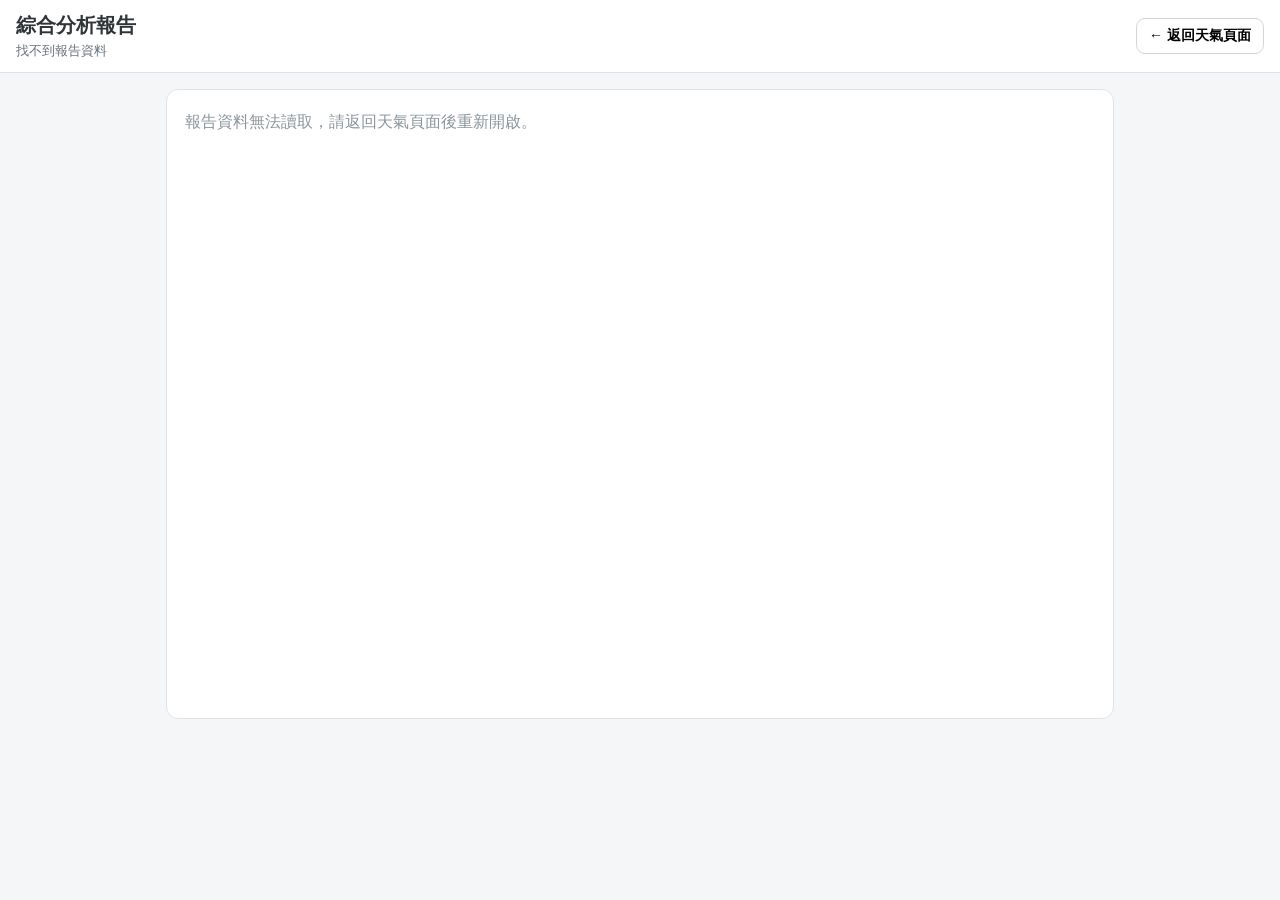
<file: weather/analysis-report.html>
<!doctype html>
<html lang="zh-Hant-TW">
<head>
<meta charset="utf-8">
<meta name="viewport" content="width=device-width,initial-scale=1,viewport-fit=cover">
<meta name="color-scheme" content="light">
<title>綜合分析報告</title>
<style>
*{box-sizing:border-box}
html,body{margin:0;padding:0;background:#f5f6f7;color:#2f3437;font-family:-apple-system,BlinkMacSystemFont,"Segoe UI","Noto Sans TC",Arial,sans-serif}
body{min-height:100vh}
.header{position:sticky;top:0;z-index:5;background:#fff;border-bottom:1px solid #dfe3e6;padding:12px 16px;display:flex;align-items:center;justify-content:space-between;gap:12px}
.header-main{min-width:0}
h1{margin:0;font-size:20px;line-height:1.35}
.project{margin-top:3px;font-size:13px;color:#68747b;white-space:nowrap;overflow:hidden;text-overflow:ellipsis}
.back{flex:0 0 auto;border:1px solid #cfd6da;background:#fff;border-radius:9px;padding:8px 12px;font-weight:700;font-size:14px;cursor:pointer}
.main{max-width:980px;margin:0 auto;padding:16px}
.viewer,.editor{display:block;width:100%;min-height:70vh;border:1px solid #dfe3e6;border-radius:12px;background:#fff;padding:18px;font:inherit;font-size:16px;line-height:1.8;color:#2f3437;white-space:pre-wrap;overflow-wrap:anywhere;word-break:break-word}
.editor{resize:vertical;outline:none;white-space:pre-wrap}
.editor:focus{border-color:#9bb4c2;box-shadow:0 0 0 3px rgba(90,130,150,.10)}
.note{margin-top:8px;text-align:right;font-size:12px;color:#7a858b}
.empty{color:#8b969c}
@media(max-width:720px){.header{padding:10px 12px;align-items:flex-start}.header h1{font-size:18px}.back{padding:7px 10px;font-size:13px}.main{padding:10px}.viewer,.editor{min-height:72vh;padding:14px;font-size:15px;border-radius:9px}}
</style>
</head>
<body>
<header class="header">
  <div class="header-main">
    <h1>綜合分析報告</h1>
    <div id="projectName" class="project"></div>
  </div>
  <button id="backBtn" class="back" type="button">← 返回天氣頁面</button>
</header>
<main class="main">
  <div id="reportHost"></div>
  <div id="note" class="note"></div>
</main>
<script>
(function(){
  const PREFIX='weatherAnalysisReportTabV3:';
  const PROJECTS_KEY='internationalWeatherProjectsV2';
  const key=new URLSearchParams(location.search).get('k')||'';
  const storageKey=PREFIX+key;
  const projectName=document.getElementById('projectName');
  const reportHost=document.getElementById('reportHost');
  const note=document.getElementById('note');
  const backBtn=document.getElementById('backBtn');
  let data=null;
  try{data=JSON.parse(localStorage.getItem(storageKey)||'null')}catch{}

  function goBack(){
    const target=data&&data.sourceUrl?data.sourceUrl:'./';
    try{localStorage.removeItem(storageKey)}catch{}
    if(window.opener&&!window.opener.closed){
      try{window.opener.focus()}catch{}
      window.close();
      setTimeout(()=>{location.href=target},100);
    }else{
      location.href=target;
    }
  }

  function save(textarea){
    if(!data||data.editable!==true)return;
    const text=textarea.value;
    data.report=text;
    try{localStorage.setItem(storageKey,JSON.stringify(data))}catch{}
    try{
      const state=JSON.parse(localStorage.getItem(PROJECTS_KEY)||'null');
      if(state&&Array.isArray(state.projects)){
        const p=state.projects.find(x=>x.id===data.projectId);
        if(p){
          p.analysisReport=text;
          localStorage.setItem(PROJECTS_KEY,JSON.stringify(state));
        }
      }
    }catch{}
  }

  if(!data){
    projectName.textContent='找不到報告資料';
    const div=document.createElement('div');
    div.className='viewer empty';
    div.textContent='報告資料無法讀取，請返回天氣頁面後重新開啟。';
    reportHost.appendChild(div);
  }else{
    projectName.textContent=data.projectName||'天氣專案';
    if(data.editable===true){
      const textarea=document.createElement('textarea');
      textarea.className='editor';
      textarea.value=String(data.report||'');
      textarea.placeholder='可直接在這裡輸入或貼上綜合分析報告…';
      textarea.setAttribute('aria-label','綜合分析報告編輯區');
      reportHost.appendChild(textarea);
      note.textContent='可直接編輯，內容會自動儲存。';
      let timer=null;
      textarea.addEventListener('input',()=>{
        note.textContent='編輯中…';
        clearTimeout(timer);
        timer=setTimeout(()=>{save(textarea);note.textContent='已儲存。'},300);
      });
      textarea.addEventListener('blur',()=>{save(textarea);note.textContent='已儲存。'});
      window.addEventListener('pagehide',()=>save(textarea));
      setTimeout(()=>textarea.focus(),0);
    }else{
      const div=document.createElement('div');
      div.className='viewer';
      div.textContent=data.report||'尚無綜合分析報告';
      reportHost.appendChild(div);
      note.textContent='唯讀分享';
    }
  }
  backBtn.addEventListener('click',goBack);
})();
</script>
</body>
</html>
</file>
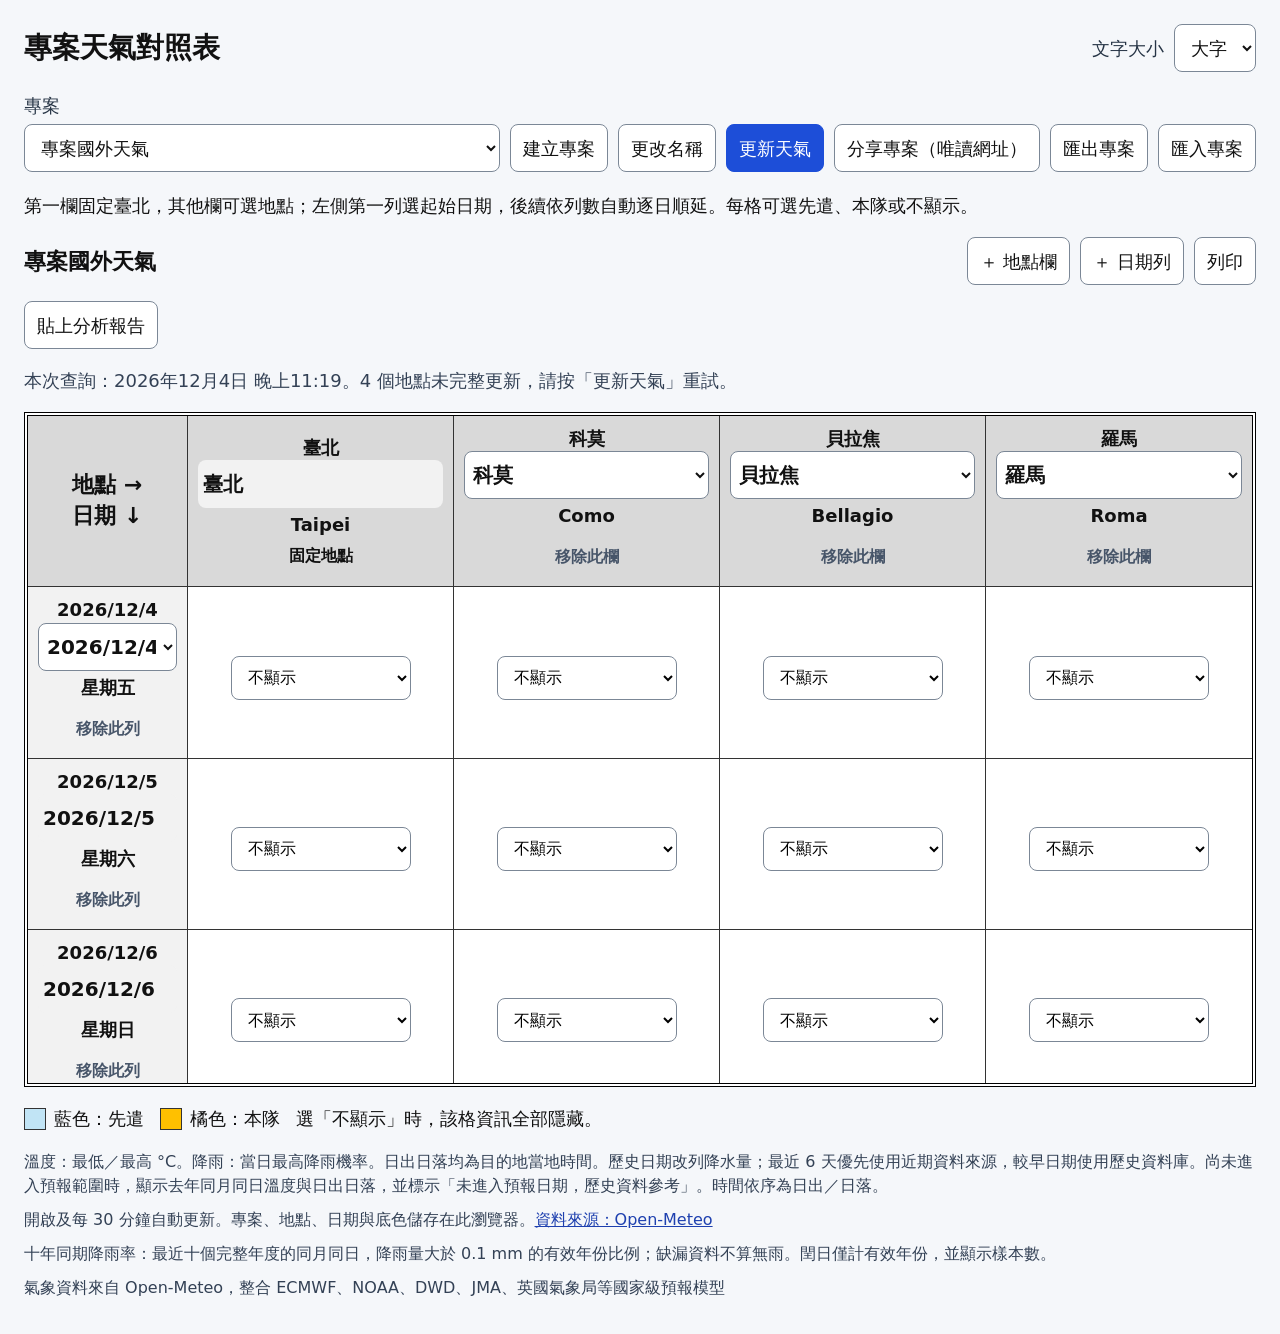
<file: weather/cross-grid.html>
<!doctype html><html lang="zh-Hant-TW"><head><meta charset="utf-8"><meta name="viewport" content="width=device-width,initial-scale=1"><title>專案天氣對照表</title><link rel="stylesheet" href="./cross-grid.css?v=20260907f"></head><body><main>
<section id="readonlyView" aria-label="唯讀分享專案"><h1 id="readonlyTitle"></h1><section id="readonlyReport" hidden><h2>分析報告</h2><div id="readonlyReportText"></div></section></section>
<header><h1>專案天氣對照表</h1><label>文字大小<select id="size"><option value="large">大字</option><option value="standard">標準</option></select></label></header>
<p id="readonlyNotice" hidden>唯讀分享：可查看天氣與分析報告，專案內容不可編輯。</p><div class="toolbar"><label class="project">專案<select id="projects"></select></label><button id="new">建立專案</button><button id="rename">更改名稱</button><button id="refresh" class="primary">更新天氣</button><button id="share">分享專案（唯讀網址）</button><button id="export">匯出專案</button><button id="import">匯入專案</button><input id="file" type="file" accept=".json,application/json" hidden></div>
<p class="instruction">第一欄固定臺北，其他欄可選地點；左側第一列選起始日期，後續依列數自動逐日順延。每格可選先遣、本隊或不顯示。</p>
<div class="table-tools"><h2 id="title"></h2><div><button id="addCol">＋ 地點欄</button><button id="addRow">＋ 日期列</button><button id="print">列印</button></div></div>
<div class="report-bar"><button id="reportLink" type="button" hidden>開啟分析報告</button><button id="editReport" type="button">貼上分析報告</button></div><p id="status" role="status" aria-live="polite">準備查詢…</p><div class="scroll" role="region" aria-label="日期與地點天氣對照表" tabindex="0"><table id="grid"><thead></thead><tbody></tbody></table></div>
<p class="legend"><span><i class="blue"></i>藍色：先遣</span><span><i class="orange"></i>橘色：本隊</span>選「不顯示」時，該格資訊全部隱藏。</p>
<p class="note">溫度：最低／最高 °C。降雨：當日最高降雨機率。日出日落均為目的地當地時間。歷史日期改列降水量；最近 6 天優先使用近期資料來源，較早日期使用歷史資料庫。尚未進入預報範圍時，顯示去年同月同日溫度與日出日落，並標示「未進入預報日期，歷史資料參考」。時間依序為日出／日落。</p>
<p class="note">開啟及每 30 分鐘自動更新。<span class="owner-storage">專案、地點、日期與底色儲存在此瀏覽器。</span><a href="https://open-meteo.com/" target="_blank" rel="noopener">資料來源：Open-Meteo</a></p><p class="note">十年同期降雨率：最近十個完整年度的同月同日，降雨量大於 0.1 mm 的有效年份比例；缺漏資料不算無雨。閏日僅計有效年份，並顯示樣本數。</p><p class="note attribution">氣象資料來自 Open-Meteo，整合 ECMWF、NOAA、DWD、JMA、英國氣象局等國家級預報模型</p><p class="note mobile">表格隨日期列數向下延伸；手機橫向觀看可同時看到更多地點。</p></main>
<dialog id="placeDialog"><form method="dialog" class="dialog-head"><h2>搜尋地點</h2><button>關閉</button></form><form id="search"><label for="query">城市或地區名稱</label><input id="query" type="search" placeholder="例如：東京、Paris" required><button class="primary">搜尋</button></form><p id="searchStatus" role="status"></p><div id="searchResults"></div></dialog>
<dialog id="dateDialog"><form id="dateForm"><h2>選擇日期</h2><label for="date">日期</label><input id="date" type="date" min="1940-01-01" required><div class="actions"><button type="button" id="cancelDate">取消</button><button class="primary">套用日期</button></div></form></dialog>
<dialog id="nameDialog"><form id="nameForm"><h2 id="nameTitle">建立專案</h2><label for="name">專案名稱</label><input id="name" maxlength="60" required><div class="actions"><button type="button" id="cancelName">取消</button><button class="primary">儲存</button></div></form></dialog>
<dialog id="reportDialog"><form id="reportForm"><h2>分析報告</h2><label for="reportText">貼上分析報告文字</label><textarea id="reportText" rows="16" placeholder="請在此貼上分析報告內容…" style="width:100%;font:inherit;line-height:1.6;border:1px solid #7b8796;border-radius:8px;padding:12px;resize:vertical"></textarea><p class="note">內容會隨此專案儲存在瀏覽器中；清空內容可移除報告。</p><div class="actions"><button id="cancelReport" type="button">取消</button><button class="primary">儲存報告</button></div></form></dialog><dialog id="reportViewDialog"><div class="dialog-head"><h2>分析報告</h2><button id="closeReportView" type="button">關閉</button></div><div id="reportContent" style="white-space:pre-wrap;line-height:1.7;text-align:left"></div></dialog>
<script src="./cross-grid-core.js?v=20260907f"></script>
<script src="./cross-grid-history.js?v=20260907f"></script>
<script src="./cross-grid-app-loader.js?v=20260907f"></script>
</body></html>
</file>
<file: weather/cross-grid.css>
:root{--text:1.125rem;--number:1.5rem}html[data-size=standard]{--text:1rem;--number:1.25rem}*{box-sizing:border-box}body{margin:0;background:#f5f7fa;color:#111;font:var(--text)/1.5 system-ui,"Microsoft JhengHei",sans-serif}main{max-width:1320px;margin:auto;padding:24px}header,.table-tools{display:flex;justify-content:space-between;align-items:center;gap:16px;flex-wrap:wrap}h1{font-size:1.75rem;margin:0}h2{font-size:1.375rem;margin:0}header label{display:flex;align-items:center;gap:10px}label{display:block;color:#263445}button,select,input{font:inherit;color:#111;min-height:48px;border:1px solid #7b8796;border-radius:8px;background:white;padding:9px 12px}button{cursor:pointer;touch-action:manipulation}button:hover{background:#eff6ff}button:disabled{opacity:.65;cursor:wait}button:focus-visible,select:focus-visible,input:focus-visible,.scroll:focus-visible{outline:3px solid #1d4ed8;outline-offset:3px}.primary{background:#1d4ed8;color:#fff;border-color:#1d4ed8}.primary:hover{background:#1e40af}.toolbar{display:flex;gap:10px;align-items:end;flex-wrap:wrap;margin:20px 0}.project{flex:1;min-width:220px}.project select{display:block;width:100%;margin-top:5px}.table-tools>div{display:flex;gap:10px;flex-wrap:wrap}#status{font-size:var(--text);color:#334155;min-height:1.5em}.scroll{overflow:auto;max-height:75vh;border:4px double #000;background:white}table{width:100%;border-collapse:separate;border-spacing:0;table-layout:fixed;min-width:950px}th,td{border-right:1px solid #333;border-bottom:1px solid #333;text-align:center;vertical-align:middle;padding:10px;line-height:1.4}tr>*:last-child{border-right:0}tbody tr:last-child>*{border-bottom:0}thead th{position:sticky;top:0;z-index:3;background:#d9d9d9}thead th:first-child{position:sticky;left:0;z-index:4;width:160px;font-size:1.375rem}tbody th{position:sticky;left:0;z-index:2;background:#f2f2f2;font-weight:800}th select{width:100%;min-width:0;font-size:1.25rem;font-weight:700;padding:8px 4px}th .remove{font-size:1rem;min-height:38px;padding:3px 8px;margin-top:6px;background:transparent;border-color:transparent;color:#475569}.sub{font-size:1.125rem;display:block;margin:4px 0}td{background:#fff}td.blue{background:#c1e4f5}td.orange{background:#ffc000}.temperature{font-size:var(--number);font-weight:800}.rain,.sun{font-size:var(--text);margin-top:3px}.kind,.message{font-size:1rem}.message{padding:6px 0;min-height:75px}.color{font-size:1rem;width:100%;min-height:44px;max-width:180px;margin-top:10px;background:rgba(255,255,255,.88);color:#000}.legend{display:flex;flex-wrap:wrap;gap:16px}.legend span{display:flex;align-items:center;gap:8px}.legend i{width:22px;height:22px;border:1px solid #333}.blue{background:#c1e4f5}.orange{background:#ffc000}.note{font-size:1rem;color:#334155;margin:10px 0}.note a{color:#1e40af}.mobile{display:none}dialog{width:min(540px,calc(100% - 24px));max-height:85vh;border:1px solid #64748b;border-radius:14px;padding:22px;color:#111;background:white}dialog::backdrop{background:#0f172a70}.dialog-head{display:flex;gap:16px;justify-content:space-between;align-items:center;margin-bottom:16px}dialog input{width:100%;margin:6px 0 12px}.actions{display:flex;justify-content:flex-end;gap:10px;margin-top:18px}#searchResults{display:grid;gap:10px}#searchResults button{text-align:left;white-space:normal}#searchResults small{display:block;font-size:1rem;color:#475569}@media(max-width:760px){main{padding:18px 12px}h1{font-size:1.5rem}.toolbar{display:grid;grid-template-columns:1fr 1fr;gap:10px}.project{grid-column:1/-1}.toolbar>.primary{grid-column:1/-1}.table-tools{align-items:flex-start}.table-tools h2{width:100%}.scroll{max-height:72vh}thead th:first-child{width:136px}th,td{padding:8px 6px}th select{font-size:1.125rem}.mobile{display:block}.legend{font-size:1rem}header label{width:100%;justify-content:space-between}}@media print{body{background:white}main{padding:0;max-width:none}header,.toolbar,main>p:not(.legend):not(.note),.table-tools>div,#status,.mobile,.color,th .remove,dialog{display:none!important}.table-tools{margin-bottom:8px}.scroll{max-height:none;overflow:visible;border:3px double black}table{min-width:0!important;width:100%}thead th,tbody th{position:static}thead th:first-child{width:12%}th,td{padding:5px;font-size:11pt}th select{appearance:none;border:0;background:transparent;padding:0;min-height:0;text-align:center;font-size:12pt}.temperature{font-size:14pt}.rain,.sun,.sub{font-size:11pt}.note,.legend{font-size:10pt}*{-webkit-print-color-adjust:exact;print-color-adjust:exact}@page{size:A4 landscape;margin:12mm}}.reference-label{font-size:1rem;font-weight:800;color:#334155;margin-bottom:5px}.reference-label+ .temperature{font-size:var(--number)}th select:disabled{opacity:1;color:#111;background:#f2f2f2;border-color:transparent;appearance:none;-webkit-text-fill-color:#111}.attribution{font-size:1rem}.report-bar{display:flex;gap:12px;align-items:center;flex-wrap:wrap;margin-top:16px}.report-bar a{color:#1e40af;font-weight:700;padding:10px 12px;min-height:48px}.report-bar a[hidden]{display:none}#reportError{color:#991b1b}@media print{.report-bar button{display:none}.report-bar a:after{content:" (" attr(href) ")";font-size:10pt}}html[data-readonly=true] .toolbar button,html[data-readonly=true] #file,html[data-readonly=true] .color,html[data-readonly=true] .remove,html[data-readonly=true] #editReport,html[data-readonly=true] #addCol,html[data-readonly=true] #addRow{display:none!important}html[data-readonly=true] .toolbar .project{display:block;flex:1;min-width:220px}html[data-readonly=true] .toolbar .project select{appearance:none;-webkit-appearance:none;background:transparent;border-color:transparent;pointer-events:none;opacity:1;color:#111;-webkit-text-fill-color:#111;font-weight:800}html[data-readonly=true] th select{pointer-events:none;opacity:1;color:#111;-webkit-text-fill-color:#111}#readonlyView{display:none!important}#readonlyView.share-error{display:block!important;margin:24px 0;padding:18px;border:1px solid #fca5a5;border-radius:10px;background:#fff1f2}.weather[hidden]{display:none!important}td.cell-hidden{background:#fff!important}
</file>
